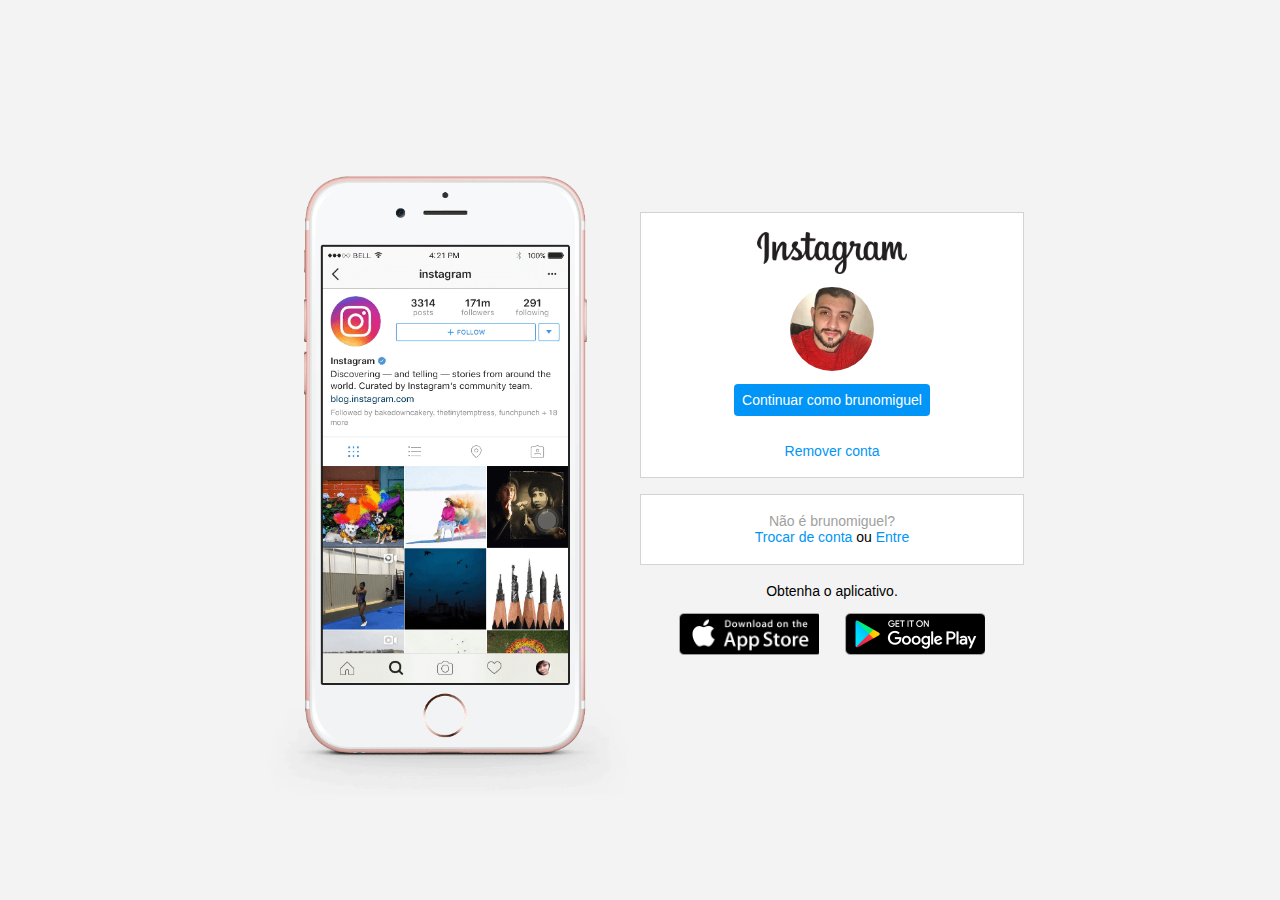
<file: index.html>
<!DOCTYPE html>
<html lang="en">

<head>
    <meta charset="UTF-8">
    <meta http-equiv="X-UA-Compatible" content="IE=edge">
    <meta name="viewport" content="width=device-width, initial-scale=1.0">
    <link rel="stylesheet" href="style.css">
    <title>Instagram</title>
</head>

<body>
    <div class="instagram-wrapper">
        <div class="instagram-phone">
            <img src="./img/instagram-celular.png" alt="instagram instagram-celular">
        </div>
        <div class="instagram-continue">
            <div class="group">
                <img src="./img/instagram-logo.png" class="instagram-logo" alt="instagram logo">
                <div class="profile-photo">
                    <img src="./img/profile-photo.jpeg" height="130px" alt="profile photo">
                </div>
                <a href="#" class="instagram-login">Continuar como brunomiguel</a>
                <a href="./login.html" class="instagram-logout">Remover conta</a>
            </div>
            <div class="group">
                <p class="not-account">Não é brunomiguel?</p>
                <p>
                    <span class="link-blue">Trocar de conta</span>
                    ou
                    <span class="link-blue">Entre</span>
                </p>
            </div>
            <div class="get-the-app">
                <p class="get-app">Obtenha o aplicativo.</p>
                <div class="download">
                    <a href="#" class="app-download">
                    </a>
                    <a href="#" class="app-download">
                    </a>
                </div>
            </div>
        </div>

    </div>

</body>

</html>
</file>
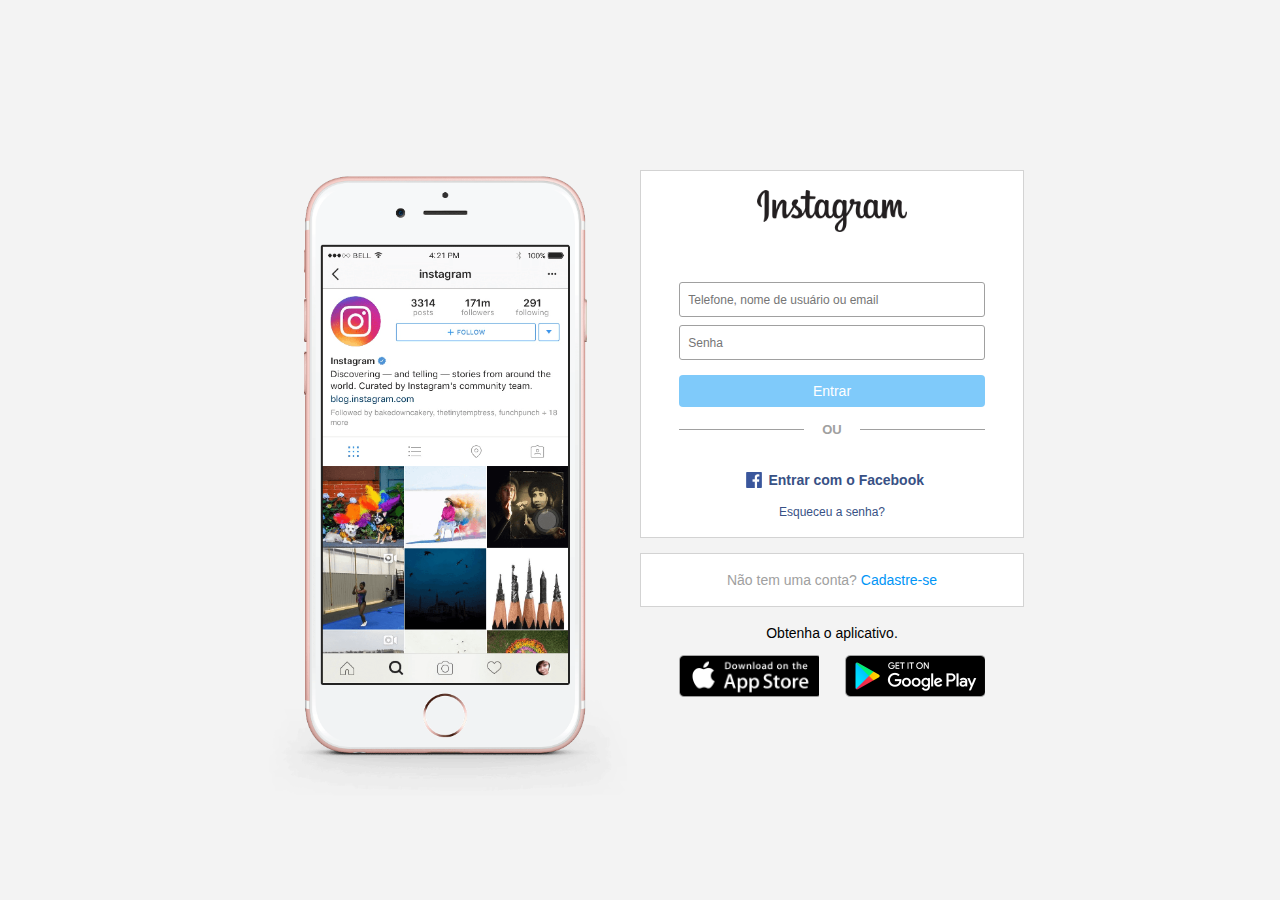
<file: login.html>
<!DOCTYPE html>
<html lang="en">

<head>
    <meta charset="UTF-8">
    <meta http-equiv="X-UA-Compatible" content="IE=edge">
    <meta name="viewport" content="width=device-width, initial-scale=1.0">
    <link rel="stylesheet" href="style.css">
    <title>Instagram LOGIN</title>
</head>

<body>
    <div class="instagram-wrapper">
        <div class="instagram-phone">
            <img src="./img/instagram-celular.png" alt="instagram instagram-celular">
        </div>
        <div class="instagram-continue">
            <div class="group">
                <img src="./img/instagram-logo.png" class="instagram-logo" alt="instagram logo">
                <div class="login-form">
                    <div class="login">
                        <input type="text" class="username-password" id="username" name="username"
                            placeholder="Telefone, nome de usuário ou email">
                        <input type="text" class="username-password" id="password" name="password" placeholder="Senha">
                        <button class="button-login">Entrar</button>
                    </div>
                    <div class="divisoria-aba">
                        <div class="division"></div>
                        <div class="text-division">ou</div>
                        <div class="division"></div>
                    </div>

                    <div class="imagem-login">
                        <img src="./img/face-logo.png" alt="logo facebook" height="16px">
                        <p class="face-login">
                            Entrar com o Facebook
                        </p>
                    </div>
                    <div class="forgot-password">
                        <a href="#">
                            <p>
                                Esqueceu a senha?
                            </p>
                        </a>
                    </div>
                </div>
            </div>

            <div class="group">
                <p class="not-account">
                    Não tem uma conta?
                    <span class="link-blue">Cadastre-se</span>
                </p>
            </div>
            <div class="get-the-app">
                <p class="get-app">Obtenha o aplicativo.</p>
                <div class="download">
                    <a href="#" class="app-download"></a>
                    <a href="#" class="app-download"></a>
                </div>
            </div>
        </div>
    </div>
</body>

</html>
</file>
<file: style.css>
* {
    padding: 0;
    margin: 0;
    box-sizing: border-box;
    text-decoration: none;
    font-family: sans-serif;
    font-size: 14px;
}

body {
    width: 100%;
    min-height: 100vh;
    background-color: rgb(243, 243, 243);
    margin: 0;
    padding: 0;
    display: flex;
    justify-content: center;
}

.instagram-wrapper {
    display: flex;
    align-items: center;
    justify-content: start;
    width: 60%;
    height: 100vh;
}

.instagram-phone {
    display: flex;
    align-items: center;
    justify-content: center;
    width: 50%;
}

.instagram-phone img {
    height: 50rem;
}

.instagram-continue {
    display: flex;
    align-items: center; /* horizontal */
    justify-content: space-around; /* vertical */
    flex-direction: column;
    width: 50%;
    min-height: 34rem;
}

.group {
    display: flex;
    justify-content: space-between;
    align-items: center;
    flex-direction: column;
    background-color: #ffffff;
    width: 100%;
    padding: 1.3rem 0;
    border: 1px solid lightgray;
}

.group:nth-child(1) {
    min-height: 19rem;
    margin-bottom: 15px;
}

.instagram-logo {
    height: 3rem;
}
.login-form{
    display: flex;
    align-items: center;
    justify-content: center;
    flex-direction: column;
    margin-top: 3rem;
    width: 80%;
}
.login{
    display: flex;
    align-items: center;
    justify-content: center;
    flex-direction: column;
    width: 100%;
}
.login .username-password{
    width: 100%;
    border-radius: 3px;
    height: 2.5rem;
    color: rgb(38,38,38);
    font-size: 12px;
    padding: 9px 0 7px 8px;
    border: 1px solid rgb(160, 160, 160);
}

.login .username-password:focus{
    outline: none;
    border: 1px solid rgb(118,118,118);
}
.login #username{
    margin: 8px 0;
}
.login .button-login{
    background-color: rgba(0, 149, 246, 0.5);
    color: #ffffff;
    padding: 8px;
    border-radius: 4px;
    margin: 15px 0 0 0;
    border: none;
    width: 100%;
    cursor: pointer;
}
.login .button-login:hover{
    background-color: rgba(0, 149, 246, 1);
}
.profile-photo {
    display: flex;
    justify-content: center;
    align-items: center;
    border-radius: 50%;
    overflow: hidden;
}

.profile-photo img {
    height: 6rem;
}

.instagram-login {
    background-color: #0095f6;
    color: #ffffff;
    padding: 8px;
    border-radius: 4px;
}

.instagram-logout {
    color: #0095f6;
    margin-top: 1rem;
}

.divisoria-aba{
    display: flex;
    align-items: center;
    justify-content: center;
    width: 100%;
    margin-top: 15px;
}
.divisoria-aba .division{
    height: 1px;
    background-color: rgb(160, 160, 160);
    width: 50%;
}
.divisoria-aba .text-division{
    color: rgb(160, 160, 160);
    text-transform: uppercase;
    font-size: 13px;
    font-weight: 600;
    line-height: 15px;
    margin: 0 18px;
}

.not-account {
    color: rgb(160, 160, 160);
    font-size: 13;
}

.login-form .imagem-login{
    display: flex;
    align-items: center;
    justify-content: center;
    color: #385185;
    cursor: pointer;
    margin: 35px 0 5px 0;
    width: 100%;
    font-weight: bold;
}
.forgot-password{
    display: flex;
    align-items: center;
    justify-content: center;
    width: 100%;
    margin-top: 12px;
}
.forgot-password a{
    color: #385185;
}
.forgot-password a p{
    font-size: 12px;
}

.link-blue {
    color: #0095f6;
    cursor: pointer;
}

.get-the-app {
    display: flex;
    flex-direction: column;
    align-items: center;
    justify-content: center;
    width: 100%;
    padding: 1.3rem 0;
}

.download {
    display: flex;
    width: 100%;
    justify-content: space-evenly;
    align-items: center;
    padding: 1rem;
}

.app-download {
    height: 3rem;
    width: 10rem;
    background-size: cover;
}

.app-download:nth-child(1) {
    background-image: url('./img/apple-button.png');
}

.app-download:nth-child(2) {
    background-image: url('./img/googleplay-button.png');
}

/* media queries */


@media (max-width: 1024px) {
    .instagram-wrapper {
        width: 90%;
    }
}

@media (max-width: 650px) {
    body {
        background-color: #ffffff;
    }

    .instagram-wrapper {
        width: 90%;
    }

    .instagram-phone {
        display: none;
    }

    .instagram-continue {
        width: 100%;
    }
    
    .group {
        border: 1px solid transparent;
    }
}
</file>
